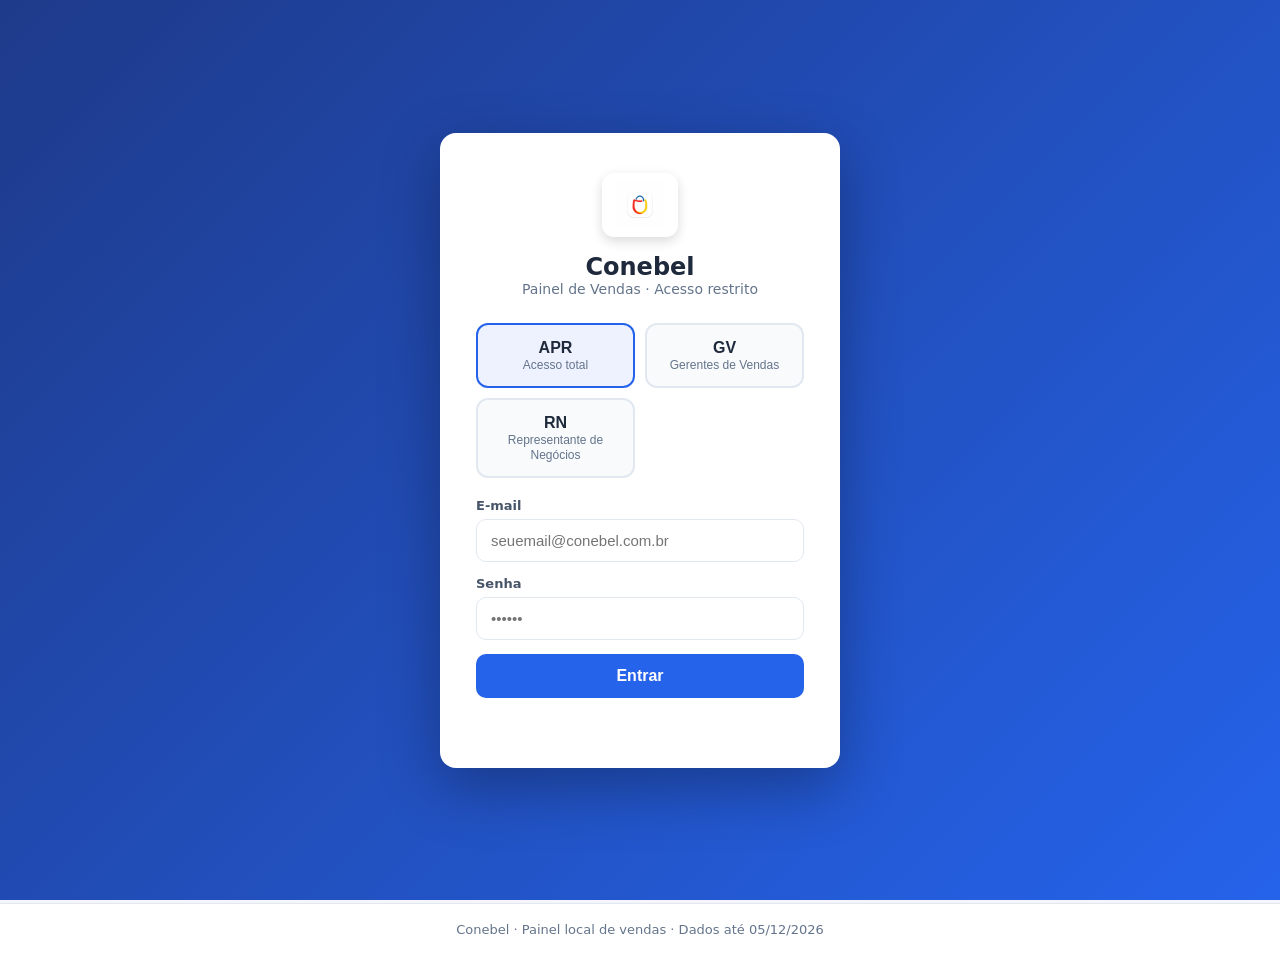
<file: index.html>
<!DOCTYPE html>
<html lang="pt-BR">
<head>
  <meta charset="UTF-8">
  <meta name="viewport" content="width=device-width, initial-scale=1.0">
  <title>Conebel — Painel de Vendas</title>
  <link rel="icon" href="data:,">
  <link rel="stylesheet" href="css/style.css">
  <script src="js/chart.umd.min.js"></script>
<script>window.Chart || document.write('<script src="https://cdn.jsdelivr.net/npm/chart.js@4.4.1/dist/chart.umd.min.js"><\/script>');</script>
</head>
<body>
  <!-- TELA DE LOGIN (sobreposta) -->
<div id="telaLogin" class="tela-login">
  <div class="login-card">
    <img src="Logo_Site.png" class="login-logo-img" alt="Conebel">
    <h1>Conebel</h1>
    <p class="login-sub">Painel de Vendas · Acesso restrito</p>
    <div class="perfil-btns">
      <button class="perfil-btn active" id="btnApr" onclick="selecionarPerfil('APR')">
        <b>APR</b><span>Acesso total</span>
      </button>
      <button class="perfil-btn" id="btnGv" onclick="selecionarPerfil('GV')">
        <b>GV</b><span>Gerentes de Vendas</span>
      </button>
      <button class="perfil-btn" id="btnRn" onclick="selecionarPerfil('RN')">
        <b>RN</b><span>Representante de Negócios</span>
      </button>
    </div>
    <div class="campo">
      <label for="email">E-mail</label>
      <input type="email" id="email" placeholder="seuemail@conebel.com.br" autocomplete="username">
    </div>
    <div class="campo">
      <label for="senha">Senha</label>
      <input type="password" id="senha" placeholder="••••••" autocomplete="current-password">
    </div>
    <button class="btn-entrar" onclick="entrar()">Entrar</button>
    <div class="erro" id="erro"></div>
  </div>
</div>
<header class="topbar">
  <div class="brand">
    <img src="Logo_Site.png" class="logo-img" alt="Conebel"
         style="height:34px;width:auto;max-width:160px;object-fit:contain;background:#fff;border-radius:6px;padding:3px 6px;">
    <div>
      <h1>Conebel</h1>
      <p>Painel de Vendas · Site</p>
    </div>
  </div>
  <div class="topbar-right">
    <button class="btn-app" id="btnEnviarApp" style="display:none;">📱 Enviar p/ App</button>
    <div class="user-info">
      <span class="user-avatar" id="userAvatar">—</span>
      <div class="user-text">
        <strong id="userName">—</strong>
        <span id="userRole">—</span>
      </div>
      <button class="btn-logout" id="btnSair">Sair</button>
    </div>
  </div>
</header>
  <nav class="tabs">
    <button class="tab active" data-tab="dashboard">📊 Dashboard</button>
    <button class="tab" data-tab="rns">👥 RNs e Salas</button>
    <button class="tab" data-tab="clientes">🏬 Clientes e Produtos</button>
    <button class="tab" data-tab="relatorio">📈 Relatório Executivo</button>
    <button class="tab" data-tab="fotos">🖼️ Fotos de Produtos</button>
    <button class="tab" data-tab="estaveis">📌 Estáveis e Instáveis</button>
  </nav>

  <main class="content">

    <!-- ABA 1: DASHBOARD -->
    <section id="dashboard" class="panel active">
      <div class="kpi-grid" id="kpiGrid"></div>
      <div class="chart-row">
        <div class="card chart-card"><h3>Evolução Mensal de Vendas</h3><canvas id="chartMensal"></canvas></div>
        <div class="card chart-card"><h3>Vendas por Setor</h3><canvas id="chartSetor"></canvas></div>
      </div>
      <div class="chart-row">
        <div class="card chart-card"><h3>Volume por Mês</h3><canvas id="chartVolume"></canvas></div>
        <div class="card chart-card"><h3>Top 10 Setores</h3><canvas id="chartTopSetores"></canvas></div>
      </div>
    </section>

    <!-- ABA 2: RNs E SALAS -->
    <section id="rns" class="panel">
      <div class="rns-layout">
        <div class="card rns-tabela">
          <h3>Visão Geral dos RNs</h3>
          <p class="muted">Resumo consolidado por Representante de Negócios</p>
          <div class="table-wrap">
            <table id="tabelaRns">
              <thead><tr>
                <th>RN</th><th>Sala</th><th class="num">Clientes</th>
                <th class="num">Produtos</th><th class="num">Volume</th><th class="num">Total de R$</th>
              </tr></thead>
              <tbody></tbody>
            </table>
          </div>
        </div>
        <div class="rns-graficos">
          <div class="card chart-card rns-chart"><h3>Vendas por Sala (Gerente)</h3><canvas id="chartSalas"></canvas></div>
          <div class="card chart-card rns-chart"><h3>Top RNs por Faturamento</h3><canvas id="chartTopRns"></canvas></div>
        </div>
      </div>
    </section>

    <!-- ABA 3: CLIENTES E PRODUTOS -->
<section id="clientes" class="panel">
  <!-- Linha 1: Mês + RN lado a lado -->
  <div class="filtros-row">
    <div class="card filtros">
      <h3>📅 Filtrar por Mês</h3>
      <div class="mes-buttons" id="mesButtons"></div>
    </div>
    <div class="card filtros">
      <h3>👥 Selecionar RN</h3>
      <div class="rn-buttons" id="rnButtons"></div>
    </div>
  </div>

  <!-- Linha 2: Visita RN + Visita Bees lado a lado -->
  <div class="filtros-row">
    <div class="card filtros">
      <h3>🕐 Visita RN</h3>
      <div class="mes-buttons" id="visitaRnButtons"></div>
    </div>
    <div class="card filtros">
      <h3>🐝 Visita Bees</h3>
      <div class="rn-buttons" id="visitaBeesButtons"></div>
    </div>
  </div>

  <!-- Clientes + Produtos lado a lado, com rolagem interna -->
  <div class="clientes-produtos-layout">
    <div class="card cp-tabela">
      <div class="card-header">
        <h3>Clientes (PDVs)</h3>
        <input type="text" id="buscaCliente" class="search" placeholder="🔍 Buscar...">
      </div>
      <div class="table-wrap scroll-box">
        <table id="tabelaClientes">
          <thead><tr>
            <th>PDV</th><th>Nome Fantasia</th><th>Setor</th><th>RN</th><th>Status</th><th>Inadimplência</th>
          </tr></thead>
          <tbody></tbody>
        </table>
      </div>
    </div>

    <div class="card cp-tabela">
      <div class="card-header">
        <h3>Produtos</h3>
        <input type="text" id="buscaProduto" class="search" placeholder="🔍 Buscar...">
      </div>
      <div class="table-wrap scroll-box">
        <table id="tabelaProdutos">
          <thead><tr>
            <th>Foto</th><th>Código</th><th>Descrição</th><th>Embalagem</th>
            <th class="num">DN Prod</th><th class="num">Total R$</th>
            <th class="num">Qtde PDV Comp</th><th class="num">Volume TT</th>
          </tr></thead>
          <tbody></tbody>
        </table>
      </div>
    </div>
  </div>
</section>

    <!-- ABA 4: RELATÓRIO EXECUTIVO -->
    <section id="relatorio" class="panel">
      <div class="card"><h3>Relatório Executivo — Resumo do Ano</h3><div id="relatorioConteudo"></div></div>
    </section>

    <!-- ABA 5: FOTOS DE PRODUTOS -->
    <section id="fotos" class="panel">
      <div class="card">
        <h3>Upload de Fotos de Produtos</h3>
        <p class="muted">Envie a imagem de um produto. Ela aparecerá automaticamente na aba "Clientes e Produtos".</p>
        <div class="upload-box">
          <input type="file" id="inputFoto" accept="image/*" hidden>
          <button class="btn" id="btnEscolherFoto">📁 Escolher imagem</button>
          <select id="selectProduto" class="search"></select>
          <button class="btn primary" id="btnSalvarFoto">💾 Salvar foto</button>
        </div>
        <div class="foto-grid" id="fotoGrid"></div>
      </div>
    </section>

    <!-- ABA 6: ESTÁVEIS E INSTÁVEIS -->
<section id="estaveis" class="panel">
  <div class="filtros-row">
    <div class="card filtros">
      <h3>👥 Filtro RN</h3>
      <div class="rn-buttons" id="rnButtonsEstaveis"></div>
    </div>
  </div>

  <div class="card">
    <h3>Histórico de Compra</h3>
    <p class="muted">Clique em um cliente para abrir o histórico de compra de todos os produtos</p>
    <div class="table-wrap scroll-box">
      <table id="tabelaClientesEstaveis">
        <thead><tr><th>Clientes</th><th>Fantasia</th></tr></thead>
        <tbody></tbody>
      </table>
    </div>
    <div id="detalheEstaveis" class="detalhe-estaveis" style="display:none;"></div>
  </div>
</section>

  </main>

  <footer class="footer">
    <p>Conebel · Painel local de vendas · Dados até <span id="dataAtual"></span></p>
  </footer>
  
  <!-- MODAL: ENVIAR DADOS PARA O APP -->
<div id="modalApp" class="modal-overlay" style="display:none;">
  <div class="modal">
    <div class="modal-header">
      <h3>📱 Enviar dados para o App dos RNs</h3>
      <button class="modal-fechar" onclick="fecharModalApp()">✕</button>
    </div>
    <div class="modal-body">
      <div class="modal-secao">
        <h4>📶 RN conectado no WiFi da empresa</h4>
        <p class="muted">O RN abre o app no celular e toca em <b>Importar Automático</b>. Endereço que o RN usa no app:</p>
        <code id="enderecoServidor" class="endereco-servidor"></code>
      </div>
      <div class="modal-secao">
        <h4>📧 RN fora da empresa (por e-mail)</h4>
        <p class="muted">Selecione os RNs que vão receber os dados por e-mail:</p>
        <div class="rn-check-grid" id="rnCheckList"></div>
        <div class="campo-modal">
          <label>Confirme a senha do APR para enviar:</label>
          <input type="password" id="senhaAprModal" placeholder="Senha do APR">
        </div>
        <button class="btn primary" id="btnEnviarEmails">📧 Enviar por e-mail</button>
        <div id="resultadoEnvio" class="muted" style="margin-top:10px;"></div>
      </div>
    </div>
  </div>
</div>

  <script src="js/charts.js"></script>
  <script src="js/app.js"></script>
</body>
</html>
</file>
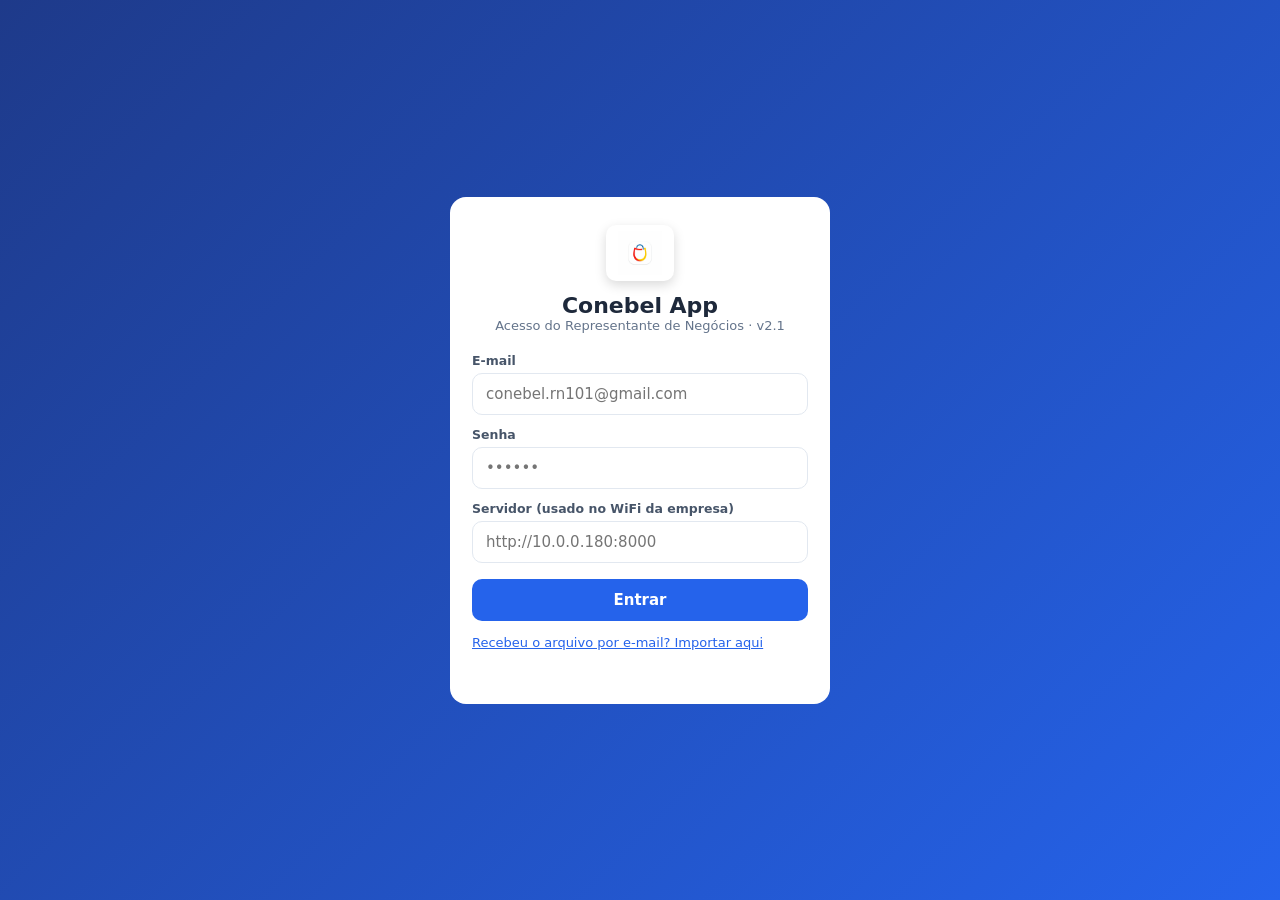
<file: app.html>
<!DOCTYPE html>
<html lang="pt-BR">
<head>
<meta charset="UTF-8">
<meta name="viewport" content="width=device-width, initial-scale=1.0">
<meta name="theme-color" content="#1e3a8a">
<link rel="manifest" href="manifest.json">
<link rel="apple-touch-icon" href="Logo_Site.png">
<title>Conebel App</title>
<style>
* { margin:0; padding:0; box-sizing:border-box; font-family:'Segoe UI',system-ui,sans-serif; }
body { background:#f1f5f9; }
.tela-login { position:fixed; inset:0; background:linear-gradient(135deg,#1e3a8a,#2563eb);
  display:flex; align-items:center; justify-content:center; padding:20px; z-index:100; }
.login-card { background:#fff; border-radius:16px; padding:28px 22px; width:100%; max-width:380px; }
.login-card img { display:block; margin:0 auto 12px; height:56px; object-fit:contain;
  background:#fff; border-radius:10px; padding:6px 12px; box-shadow:0 4px 12px rgba(0,0,0,.15); }
.login-card h1 { text-align:center; font-size:22px; color:#1e293b; }
.login-sub { text-align:center; color:#64748b; font-size:13px; margin-bottom:20px; }
.campo { margin-bottom:12px; }
.campo label { display:block; font-size:12.5px; font-weight:600; color:#475569; margin-bottom:5px; }
.campo input { width:100%; padding:11px 13px; border:1px solid #e2e8f0; border-radius:10px; font-size:15px; }
.btn-entrar { width:100%; padding:12px; border:none; border-radius:10px; background:#2563eb;
  color:#fff; font-size:15px; font-weight:700; cursor:pointer; margin-top:4px; }
.link-manual { display:block; text-align:center; margin-top:14px; color:#2563eb;
  font-size:13px; background:none; border:none; cursor:pointer; text-decoration:underline; }
.erro { color:#dc2626; font-size:12.5px; text-align:center; margin-top:10px; min-height:16px; }
.top-app { background:linear-gradient(135deg,#1e3a8a,#2563eb); color:#fff; padding:10px 14px;
  display:flex; align-items:center; justify-content:space-between; }
.top-app b { font-size:15px; }
.top-app small { display:block; font-size:11px; opacity:.85; }
.btn-sair-app { border:1px solid rgba(255,255,255,.5); background:transparent; color:#fff;
  padding:6px 12px; border-radius:999px; font-size:12px; font-weight:600; cursor:pointer; }
.tabs-app { display:flex; background:#fff; border-bottom:1px solid #e2e8f0; }
.tab-app { flex:1; padding:11px 2px; border:none; background:none; font-size:11px;
  font-weight:600; color:#64748b; border-bottom:3px solid transparent; cursor:pointer; }
.tab-app.active { color:#2563eb; border-bottom-color:#2563eb; }
.painel-app { display:none; padding:10px; }
.painel-app.active { display:block; }
.chips { display:flex; gap:6px; overflow-x:auto; padding:6px 2px; }
.chip { border:1px solid #dbe4ee; background:#fff; border-radius:999px; padding:6px 12px;
  font-size:12px; white-space:nowrap; cursor:pointer; }
.chip.active { background:#2563eb; color:#fff; border-color:#2563eb; }
.card-app { background:#fff; border-radius:12px; padding:12px; margin-bottom:12px;
  box-shadow:0 1px 3px rgba(0,0,0,.06); }
.card-app h3 { font-size:14px; margin-bottom:8px; }
.tabela-scroll { overflow-x:auto; overflow-y:hidden; }
/* Caixa de rolagem vertical com cabecalho fixo */
.tabela-caixa { max-height:60vh; overflow-y:auto; border:1px solid #e2e8f0; border-radius:10px;
  background:#fff; -webkit-overflow-scrolling:touch; }
.tabela-caixa table { border-collapse:separate; border-spacing:0; width:100%; }
.tabela-caixa thead th { position:sticky; top:0; z-index:2; box-shadow:0 1px 0 #1d4ed8; }
/* Linha selecionada (toque do RN) */
tr.linha-selecionada td { background:#dbeafe !important; }
/* Tabelas enquadradas no celular: fonte menor mas legivel, celulas compactas */
table { font-size:11.5px; }
th { padding:6px 7px; }
td { padding:6px 7px; }
.tabela-caixa th { font-size:10.5px; padding:6px 7px; }
.desc-produto { display:inline-block; max-width:150px; overflow:hidden; text-overflow:ellipsis;
  white-space:nowrap; vertical-align:middle; }
.emb-produto { display:inline-block; max-width:70px; overflow:hidden; text-overflow:ellipsis;
  white-space:nowrap; vertical-align:middle; }
/* Colunas numericas nao quebram linha */
.tabela-caixa td, .tabela-caixa th { white-space:nowrap; }
table { border-collapse:collapse; width:100%; font-size:12px; }
th { background:#2563eb; color:#fff; padding:7px 9px; text-align:left; white-space:nowrap; }
td { padding:7px 9px; border-bottom:1px solid #eef2f7; white-space:nowrap; }
.mini-foto { width:34px; height:34px; object-fit:cover; border-radius:6px; }
.placeholder-foto { width:34px; height:34px; display:flex; align-items:center; justify-content:center; }
.mes-comprou { color:#16a34a; font-weight:700; text-align:center; }
.mes-nao-comprou { color:#cbd5e1; text-align:center; }
.badge { padding:2px 8px; border-radius:999px; font-size:10.5px; font-weight:700; }
.badge.ok { background:#dcfce7; color:#16a34a; }
.badge.bad { background:#fee2e2; color:#dc2626; }
.btn-grande { width:100%; padding:14px; border:none; border-radius:12px; font-size:15px;
  font-weight:700; cursor:pointer; margin-bottom:10px; }
.btn-auto { background:#2563eb; color:#fff; }
.btn-manual { background:#f59e0b; color:#fff; }
.muted { color:#64748b; font-size:12.5px; }
.status-linha { display:flex; justify-content:space-between; padding:7px 0;
  border-bottom:1px solid #f1f5f9; font-size:13px; }
.cliente-linha-app { cursor:pointer; }
/* Celular: fonte compacta mas legivel, celulas apertadas, descricao encurtada */
@media (max-width: 480px) {
  table { font-size:10px; }
  th { padding:4px 4px; }
  td { padding:4px 4px; }
  .mini-foto { width:26px; height:26px; }
  .placeholder-foto { width:26px; height:26px; }
  .desc-produto { max-width:92px; }
  .emb-produto { max-width:55px; }
  .tabela-caixa { border-left:none; border-right:none; border-radius:0; margin-left:-10px; margin-right:-10px; }
}
</style>
</head>
<body>

<!-- LOGIN -->
<div id="telaLogin" class="tela-login">
  <div class="login-card">
    <img src="Logo_Site.png" alt="Conebel">
    <h1>Conebel App</h1>
    <p class="login-sub">Acesso do Representante de Negócios · v2.1</p>
    <div class="campo"><label>E-mail</label>
      <input type="email" id="appEmail" placeholder="conebel.rn101@gmail.com"></div>
    <div class="campo"><label>Senha</label>
      <input type="password" id="appSenha" placeholder="••••••"></div>
    <div class="campo"><label>Servidor (usado no WiFi da empresa)</label>
      <input type="text" id="appServidor" placeholder="http://10.0.0.180:8000"></div>
    <button class="btn-entrar" onclick="entrarApp()">Entrar</button>
    <button class="link-manual" onclick="importarManual()">Recebeu o arquivo por e-mail? Importar aqui</button>
    <div class="erro" id="appErro"></div>
  </div>
</div>

<!-- APP -->
<div id="app" style="display:none;">
  <header class="top-app">
    <div><b>Conebel App <span style="font-size:10px;opacity:.7">v2.1</span></b><small id="appUserInfo">—</small></div>
    <button class="btn-sair-app" onclick="sairApp()">Sair</button>
  </header>
  <nav class="tabs-app">
    <button class="tab-app active" data-tab="clientes">🏬 Clientes e Produtos</button>
    <button class="tab-app" data-tab="estaveis">📌 Estáveis e Instáveis</button>
    <button class="tab-app" data-tab="dados">📥 Dados</button>
  </nav>

  <section id="tab-clientes" class="painel-app active">
    <div class="card-app"><h3>📅 Mês</h3><div class="chips" id="chipsMes"></div></div>
    <div class="card-app"><h3>🕐 Visita RN</h3><div class="chips" id="chipsVisitaRn"></div></div>
    <div class="card-app"><h3>🐝 Visita Bees</h3><div class="chips" id="chipsVisitaBees"></div></div>
    <div class="card-app"><h3>Clientes (PDVs)</h3>
      <div class="tabela-caixa tabela-scroll"><table id="tabelaAppClientes">
        <thead><tr><th>PDV</th><th>Fantasia</th><th>Status</th><th>Inad.</th></tr></thead>
        <tbody></tbody></table></div></div>
    <div class="card-app"><h3>Produtos</h3>
      <div class="tabela-caixa tabela-scroll"><table id="tabelaAppProdutos">
        <thead><tr><th></th><th>Cód</th><th>Descrição</th><th>Emb.</th>
          <th>Qtd</th><th>Total R$</th><th>PDVs</th><th>Vol</th></tr></thead>
        <tbody></tbody></table></div></div>
  </section>

  <section id="tab-estaveis" class="painel-app">
    <div class="card-app"><h3>Histórico de Compra</h3>
      <p class="muted">Toque em um cliente para abrir o histórico</p>
      <div class="tabela-caixa tabela-scroll"><table id="tabelaAppEstaveis">
        <thead><tr><th>PDV</th><th>Fantasia</th></tr></thead>
        <tbody></tbody></table></div></div>
    <div id="detalheAppEstaveis"></div>
  </section>

  <section id="tab-dados" class="painel-app">
    <div class="card-app"><h3>📊 Situação dos dados</h3><div id="statusDados"></div></div>
    <div class="card-app"><h3>📥 Importação</h3>
      <p class="muted" style="margin-bottom:12px;">Automático: conectado no WiFi da empresa.<br>
      Manual: com o arquivo recebido por e-mail.</p>
      <div class="campo"><label>Endereço do servidor</label>
        <input type="text" id="servidorAddr" placeholder="http://10.0.0.180:8000"></div>
      <button class="btn-grande btn-auto" id="btnAuto" onclick="importarAuto()">⚡ Importar Automático</button>
      <button class="btn-grande btn-manual" onclick="importarManual()">📁 Importar Manual</button>
      <input type="file" id="inputArquivo" accept=".json,application/json" hidden>
    </div>
  </section>
</div>

<script>
// ===== Serviço offline (PWA) =====
if ('serviceWorker' in navigator) {
  navigator.serviceWorker.register('sw.js').catch(() => {});
}

let PACOTE = null;
let filtroMes = 'todos';
let filtroVisitaRn = 'todos';
let filtroVisitaBees = 'todos';
const MESES = ['Jan','Fev','Mar','Abr','Mai','Jun','Jul','Ago','Set','Out','Nov','Dez'];
const DIAS = ['SEG','TER','QUA','QUI','SEX','SAB','DOM'];

function num(o, c) {
  const v = parseFloat(String(o[c] ?? '').replace(/\./g,'').replace(',','.'));
  return isNaN(v) ? 0 : v;
}
function fmtMoeda(v) { return v.toLocaleString('pt-BR', {style:'currency', currency:'BRL'}); }
function fmtNum(v) { return v.toLocaleString('pt-BR'); }
function dias(s) { return String(s||'').toUpperCase().split(/[\/,;]/).map(x=>x.trim()).filter(x=>DIAS.includes(x)); }
function temDia(s, d) { return dias(s).includes(d); }
function statusCliente(s) {
  const v = String(s||'').trim().toLowerCase();
  const ativo = v === '' || v === 'ativo' || v.startsWith('ativ');
  return ativo ? '<span class="badge ok">Ativo</span>' : '<span class="badge bad">Bloqueado</span>';
}
function sessaoSalva() { try { return JSON.parse(localStorage.getItem('conebel_app_sessao')); } catch(e){ return null; } }

// ===== Armazenamento grande (IndexedDB): pacote completo com fotos =====
// O localStorage tem cota de ~5MB e estoura com muitas fotos; o IndexedDB
// aceita centenas de MB — garante TODOS os dados (incluindo fotos) no aparelho
// para o modo offline do RN na rua.
function abrirDB() {
  return new Promise((res, rej) => {
    const req = indexedDB.open('conebel_app', 1);
    req.onupgradeneeded = () => req.result.createObjectStore('pacotes');
    req.onsuccess = () => res(req.result);
    req.onerror = () => rej(req.error);
  });
}
async function idbSet(chave, valor) {
  const db = await abrirDB();
  return new Promise((res, rej) => {
    const tx = db.transaction('pacotes', 'readwrite');
    tx.objectStore('pacotes').put(valor, chave);
    tx.oncomplete = () => res();
    tx.onerror = () => rej(tx.error);
  });
}
async function idbGet(chave) {
  const db = await abrirDB();
  return new Promise((res, rej) => {
    const tx = db.transaction('pacotes', 'readonly');
    const req = tx.objectStore('pacotes').get(chave);
    req.onsuccess = () => res(req.result || null);
    req.onerror = () => rej(req.error);
  });
}
async function idbDel(chave) {
  const db = await abrirDB();
  return new Promise((res, rej) => {
    const tx = db.transaction('pacotes', 'readwrite');
    tx.objectStore('pacotes').delete(chave);
    tx.oncomplete = () => res();
    tx.onerror = () => rej(tx.error);
  });
}
async function idbChaves() {
  const db = await abrirDB();
  return new Promise((res, rej) => {
    const tx = db.transaction('pacotes', 'readonly');
    const req = tx.objectStore('pacotes').getAllKeys();
    req.onsuccess = () => res(req.result || []);
    req.onerror = () => rej(req.error);
  });
}
// salva o pacote: IndexedDB primeiro; se indisponivel, cai para localStorage
async function salvarPacote(rn, pacote) {
  try { await idbSet('dados_' + rn, pacote); return true; }
  catch(e) {
    try { localStorage.setItem('conebel_app_dados_' + rn, JSON.stringify(pacote)); return true; }
    catch(e2) { return false; }
  }
}
// le o pacote: IndexedDB primeiro; fallback localStorage (dados de versoes antigas)
async function carregarPacote(rn) {
  if (rn == null) return null;
  try {
    const p = await idbGet('dados_' + rn);
    if (p) return p;
  } catch(e) {}
  try { return JSON.parse(localStorage.getItem('conebel_app_dados_' + rn)) || null; } catch(e) { return null; }
}
async function limparDadosOutrosRns(rnAtual) {
  try {
    const chaves = await idbChaves();
    for (const k of chaves) {
      if (k !== 'dados_' + rnAtual) await idbDel(k);
    }
  } catch(e) {}
  const remover = [];
  for (let i = 0; i < localStorage.length; i++) {
    const k = localStorage.key(i);
    if (k && k.startsWith('conebel_app_dados') && k !== 'conebel_app_dados_' + rnAtual) remover.push(k);
  }
  remover.forEach(k => localStorage.removeItem(k));
}

// ===== Login =====
async function entrarApp() {
  const email = document.getElementById('appEmail').value.trim();
  const senha = document.getElementById('appSenha').value;
  const servidor = document.getElementById('appServidor').value.trim().replace(/\/+$/,'');
  const erro = document.getElementById('appErro');
  erro.textContent = '';
  if (!email || !senha) { erro.textContent = 'Informe e-mail e senha.'; return; }
  try {
    const ctrl = new AbortController();
    const timer = setTimeout(() => ctrl.abort(), 15000);
    const resp = await fetch(servidor + '/login', {
      method: 'POST', headers: {'Content-Type':'application/json'},
      body: JSON.stringify({perfil:'RN', email, senha}), signal: ctrl.signal
    });
    clearTimeout(timer);
    const r = await resp.json();
    if (r.ok) {
      const sess = {email, senha, nome: r.usuario.nome, setor: r.usuario.setor, servidor};
      await limparDadosOutrosRns(r.usuario.setor);
      localStorage.setItem('conebel_app_sessao', JSON.stringify(sess));
      localStorage.setItem('conebel_app_servidor', servidor);
      abrirApp(sess);
    } else { erro.textContent = r.erro || 'Falha no login.'; }
  } catch(e) {
    // sem servidor: modo offline — carrega os dados salvos no aparelho
    const m = email.toLowerCase().match(/rn(\d+)/);
    const p = m ? await carregarPacote(m[1]) : null;
    if (p && p.rn) {
      // mantem a senha digitada: permite Importar Automatico quando o servidor voltar
      const sess = {email, senha, nome:'RN ' + p.rn, setor:p.rn, servidor, offline:true};
      localStorage.setItem('conebel_app_sessao', JSON.stringify(sess));
      abrirApp(sess);
    } else {
      erro.textContent = 'Sem conexão com o servidor. Se já tem dados importados, use o mesmo e-mail do setor.';
    }
  }
}

function sairApp() {
  localStorage.removeItem('conebel_app_sessao');
  PACOTE = null;
  document.getElementById('app').style.display = 'none';
  document.getElementById('telaLogin').style.display = 'flex';
}

// ===== Importações =====
async function importarAuto() {
  const sess = sessaoSalva();
  const servidor = (document.getElementById('servidorAddr').value || (sess && sess.servidor) || '').replace(/\/+$/,'');
  if (!servidor) { alert('Informe o endereço do servidor.'); return; }
  if (!sess || !sess.senha) { alert('Para usar a importação automática, SAIA do app e entre novamente com seu e-mail e senha.'); return; }
  localStorage.setItem('conebel_app_servidor', servidor);
  const btn = document.getElementById('btnAuto');
  btn.textContent = '⏳ Importando...';
  let r;
  try {
    const ctrl = new AbortController();
    const timer = setTimeout(() => ctrl.abort(), 60000);
    const resp = await fetch(servidor + '/pacote?email=' + encodeURIComponent(sess.email) +
                             '&senha=' + encodeURIComponent(sess.senha), {signal: ctrl.signal});
    clearTimeout(timer);
    r = await resp.json();
  } catch(e) {
    btn.textContent = '⚡ Importar Automático';
    alert('Não foi possível conectar ao servidor (' + (e.name === 'AbortError' ? 'tempo esgotado' : 'sem conexão') + '). Verifique o WiFi e o endereço.');
    return;
  }
  if (!r.ok) { btn.textContent = '⚡ Importar Automático'; alert(r.erro || 'Falha na importação.'); return; }
  PACOTE = r.pacote;
  // salva o pacote COMPLETO (com fotos) no aparelho para o modo offline
  const salvo = await salvarPacote(r.pacote.rn, r.pacote);
  const avisoArmazenamento = salvo ? '' :
    ' (não foi possível salvar no aparelho — os dados funcionam agora, mas não ficam para uso offline)';
  renderizarTudo();
  alert('✅ Dados do setor ' + r.pacote.rn + ' atualizados!' + avisoArmazenamento);
  btn.textContent = '⚡ Importar Automático';
}

function importarManual() {
  document.getElementById('inputArquivo').click();
}

document.getElementById('inputArquivo').addEventListener('change', e => {
  const arquivo = e.target.files[0];
  if (!arquivo) return;
  const reader = new FileReader();
  reader.onload = async ev => {
    try {
      const p = JSON.parse(ev.target.result);
      if (!p.rn || !p.base || !p.produtos || !p.vendas) throw new Error('formato inválido');
      PACOTE = p;
      const salvo = await salvarPacote(p.rn, p);
      const avisoArmazenamento = salvo ? '' :
        ' (não foi possível salvar no aparelho — os dados funcionam agora, mas não ficam para uso offline)';
      await limparDadosOutrosRns(p.rn);
      if (!sessaoSalva()) {
        const sess = {email: 'conebel.rn' + p.rn + '@gmail.com', senha:'', nome:'RN ' + p.rn, setor:p.rn, offline:true};
        localStorage.setItem('conebel_app_sessao', JSON.stringify(sess));
      }
      abrirApp(sessaoSalva());
      alert('✅ Dados do setor ' + p.rn + ' importados!' + avisoArmazenamento);
    } catch(err) { alert('Arquivo inválido: ' + err.message); }
  };
  reader.readAsText(arquivo);
});

// ===== Navegação =====
document.querySelectorAll('.tab-app').forEach(t => {
  t.addEventListener('click', () => {
    document.querySelectorAll('.tab-app').forEach(x => x.classList.remove('active'));
    document.querySelectorAll('.painel-app').forEach(x => x.classList.remove('active'));
    t.classList.add('active');
    document.getElementById('tab-' + t.dataset.tab).classList.add('active');
  });
});

async function abrirApp(sess) {
  document.getElementById('telaLogin').style.display = 'none';
  document.getElementById('app').style.display = 'block';
  document.getElementById('appUserInfo').textContent =
    sess.nome + ' · Setor ' + sess.setor + (sess.offline ? ' · offline' : '');
  PACOTE = await carregarPacote(sess.setor);  // IndexedDB + fallback localStorage
  document.getElementById('servidorAddr').value =
    localStorage.getItem('conebel_app_servidor') || sess.servidor || '';
  renderizarTudo();
}

// ===== Renderização =====
function baseFiltrada() {
  let base = PACOTE.base;
  if (filtroVisitaRn !== 'todos') base = base.filter(b => temDia(b.Vis_RN, filtroVisitaRn));
  if (filtroVisitaBees !== 'todos') base = base.filter(b => temDia(b.Vis_BEES, filtroVisitaBees));
  return base;
}

function montarChips(containerId, valores, atual, aoClicar) {
  const c = document.getElementById(containerId);
  c.innerHTML = '<button class="chip' + (atual==='todos'?' active':'') + '" data-v="todos">Todos</button>' +
    valores.map(v => '<button class="chip' + (String(v)===String(atual)?' active':'') +
      '" data-v="' + v + '">' + v + '</button>').join('');
  c.querySelectorAll('.chip').forEach(ch => ch.addEventListener('click', () => {
    aoClicar(ch.dataset.v);
    renderizarTudo();
  }));
}

function selecionarLinha(tr, tabela) {
  const ja = tr.classList.contains('linha-selecionada');
  tr.closest('tbody').querySelectorAll('tr.linha-selecionada').forEach(x => x.classList.remove('linha-selecionada'));
  if (!ja) tr.classList.add('linha-selecionada');
}

function renderizarTudo() {
  if (!PACOTE) {
    ['tabelaAppClientes', 'tabelaAppProdutos', 'tabelaAppEstaveis'].forEach(id =>
      document.querySelector('#' + id + ' tbody').innerHTML = '');
    ['chipsMes', 'chipsVisitaRn', 'chipsVisitaBees'].forEach(id =>
      document.getElementById(id).innerHTML = '');
    document.getElementById('detalheAppEstaveis').innerHTML = '';
    document.getElementById('statusDados').innerHTML =
      '<p class="muted">Nenhum dado importado para este setor. Use a aba "Dados" para importar.</p>';
    return;
  }
  const meses = [...new Set(PACOTE.vendas.map(v => parseInt(v.Mes,10)).filter(m=>m>0))].sort((a,b)=>a-b);
  const diasRn = new Set(); const diasBees = new Set();
  PACOTE.base.forEach(b => { dias(b.Vis_RN).forEach(d=>diasRn.add(d)); dias(b.Vis_BEES).forEach(d=>diasBees.add(d)); });
  montarChips('chipsMes', meses, filtroMes, v => filtroMes = v);
  montarChips('chipsVisitaRn', DIAS.filter(d=>diasRn.has(d)), filtroVisitaRn, v => filtroVisitaRn = v);
  montarChips('chipsVisitaBees', DIAS.filter(d=>diasBees.has(d)), filtroVisitaBees, v => filtroVisitaBees = v);

  // Clientes
  let base = baseFiltrada();
  if (filtroMes !== 'todos') {
    const compradores = new Set(PACOTE.vendas.filter(v => String(v.Mes) === String(filtroMes)).map(v => String(v.Cliente)));
    base = base.filter(b => compradores.has(String(b.PDV)));
  }
  document.querySelector('#tabelaAppClientes tbody').innerHTML = base.map(b => `<tr class="cliente-linha-app" data-pdv="${b.PDV}">
    <td>${b.PDV}</td><td><b>${b.Fantasia}</b></td>
    <td>${statusCliente(b.Status_PDV)}</td><td>${b['Status Inad'] || '—'}</td></tr>`).join('');
  document.querySelectorAll('#tabelaAppClientes tbody tr').forEach(tr =>
    tr.addEventListener('click', () => selecionarLinha(tr)));

  // Produtos
  let vendas = PACOTE.vendas;
  if (filtroMes !== 'todos') vendas = vendas.filter(v => String(v.Mes) === String(filtroMes));
  const permitidos = new Set(baseFiltrada().map(b => String(b.PDV)));
  if (filtroVisitaRn !== 'todos' || filtroVisitaBees !== 'todos') {
    vendas = vendas.filter(v => permitidos.has(String(v.Cliente)));
  }
  const porProduto = {};
  vendas.forEach(v => {
    const c = v.Produto;
    if (!porProduto[c]) porProduto[c] = {qtde:0, total:0, clientes:new Set(), volume:0};
    porProduto[c].qtde += num(v,'Qtde_Agrupada');
    porProduto[c].total += num(v,'Total_Agrupado');
    porProduto[c].clientes.add(v.Cliente);
    porProduto[c].volume += num(v,'Volume');
  });
  document.querySelector('#tabelaAppProdutos tbody').innerHTML = PACOTE.produtos.map(p => {
    const a = porProduto[p.Cod_Produto] || {qtde:0,total:0,clientes:new Set(),volume:0};
    const foto = (PACOTE.fotos || {})[p.Cod_Produto];
    return `<tr>
      <td>${foto ? `<img src="${foto}" class="mini-foto">` : '<div class="placeholder-foto">📦</div>'}</td>
      <td>${p.Cod_Produto}</td><td><b class="desc-produto" title="${p.Desc_Produto}">${p.Desc_Produto}</b></td><td><span class="emb-produto" title="${p.Embalagem_Consolidada}">${p.Embalagem_Consolidada}</span></td>
      <td>${fmtNum(a.qtde)}</td><td><b>${fmtMoeda(a.total)}</b></td>
      <td>${fmtNum(a.clientes.size)}</td><td>${fmtNum(a.volume)}</td></tr>`;
  }).join('');

  // Estáveis e Instáveis
  document.querySelector('#tabelaAppEstaveis tbody').innerHTML = PACOTE.base.map(b =>
    `<tr class="cliente-linha-app" data-pdv="${b.PDV}">
      <td>${b.PDV} ▶</td><td><b>${b.Fantasia}</b></td></tr>`).join('');
  document.querySelectorAll('#tabelaAppEstaveis tbody tr').forEach(tr => {
    tr.addEventListener('click', () => { selecionarLinha(tr); verHistorico(tr.dataset.pdv); });
  });

  // Status
  document.getElementById('statusDados').innerHTML =
    `<div class="status-linha"><span>Setor</span><b>${PACOTE.rn}</b></div>
     <div class="status-linha"><span>Gerado em</span><b>${PACOTE.gerado_em}</b></div>
     <div class="status-linha"><span>Clientes</span><b>${PACOTE.base.length}</b></div>
     <div class="status-linha"><span>Produtos</span><b>${PACOTE.produtos.length}</b></div>
     <div class="status-linha"><span>Registros de venda</span><b>${PACOTE.vendas.length}</b></div>`;
}

function verHistorico(pdv) {
  const cliente = PACOTE.base.find(b => String(b.PDV) === String(pdv));
  if (!cliente) return;
  const porProduto = {};
  (PACOTE.vendasPorCliente ? PACOTE.vendasPorCliente[String(pdv)] || [] :
    PACOTE.vendas.filter(v => String(v.Cliente) === String(pdv))).forEach(v => {
    const m = parseInt(v.Mes, 10);
    if (!m) return;
    if (!porProduto[v.Produto]) porProduto[v.Produto] = {};
    porProduto[v.Produto][m] = true;
  });
  const linhas = PACOTE.produtos.map(p => {
    const regs = porProduto[p.Cod_Produto] || {} ;
    const foto = (PACOTE.fotos || {})[p.Cod_Produto];
    const celulas = MESES.map((n, i) =>
      regs[i+1] ? '<td class="mes-comprou">X</td>' : '<td class="mes-nao-comprou">-</td>').join('');
    return `<tr class="linha-matriz" data-cod="${p.Cod_Produto}"><td>${foto ? `<img src="${foto}" class="mini-foto">` : '📦'}</td>
      <td>${p.Cod_Produto}</td><td>${p.Desc_Produto}</td>${celulas}</tr>`;
  }).join('');
  document.getElementById('detalheAppEstaveis').innerHTML =
    `<div class="card-app"><h3>Histórico de ${cliente.Fantasia} <span class="muted">· PDV ${pdv}</span></h3>
     <div class="tabela-caixa tabela-scroll"><table class="matriz-produtos"><thead><tr>
       <th>Foto</th><th>Cód</th><th>Descrição</th>${MESES.map(m=>`<th>${m}</th>`).join('')}
     </tr></thead><tbody>${linhas}</tbody></table></div>
     <button class="btn-grande" style="background:#e2e8f0;color:#1e293b;margin-top:10px;"
       onclick="document.getElementById('detalheAppEstaveis').innerHTML=''">✕ Fechar</button></div>`;
  document.querySelectorAll('#detalheAppEstaveis .linha-matriz').forEach(tr =>
    tr.addEventListener('click', () => selecionarLinha(tr)));
  document.getElementById('detalheAppEstaveis').scrollIntoView({behavior:'smooth'});
}

// ===== Início =====
(async function iniciar() {
  const sess = sessaoSalva();
  if (sess) { await abrirApp(sess); }
  else {
    document.getElementById('appServidor').value = localStorage.getItem('conebel_app_servidor') || '';
    document.getElementById('telaLogin').style.display = 'flex';
  }
})();
</script>
</body>
</html>
</file>
<file: css/style.css>
* { margin: 0; padding: 0; box-sizing: border-box; }

:root {
  --bg: #f4f6fb;
  --card: #ffffff;
  --primary: #2563eb;
  --primary-dark: #1d4ed8;
  --accent: #f59e0b;
  --danger: #ef4444;
  --success: #10b981;
  --text: #1e293b;
  --muted: #64748b;
  --border: #e2e8f0;
  --radius: 14px;
  --shadow: 0 4px 16px rgba(0,0,0,0.06);
}

body {
  font-family: 'Segoe UI', system-ui, -apple-system, sans-serif;
  background: var(--bg);
  color: var(--text);
  min-height: 100vh;
  display: flex;
  flex-direction: column;
}

.topbar {
  background: linear-gradient(135deg, #1e3a8a, #2563eb);
  color: #fff;
  padding: 18px 28px;
  display: flex;
  justify-content: space-between;
  align-items: center;
}
.brand { display: flex; align-items: center; gap: 14px; }
.logo {
  width: 46px; height: 46px;
  background: #fff; color: var(--primary);
  border-radius: 12px;
  display: flex; align-items: center; justify-content: center;
  font-size: 26px; font-weight: 800;
}
.brand h1 { font-size: 22px; }
.brand p { font-size: 13px; opacity: .85; }
.period-badge {
  background: rgba(255,255,255,.18);
  padding: 8px 16px; border-radius: 20px;
  font-size: 14px; font-weight: 600;
}

.tabs {
  display: flex;
  gap: 6px;
  padding: 14px 28px;
  background: var(--card);
  border-bottom: 1px solid var(--border);
  flex-wrap: wrap;
}
.tab {
  border: none; background: transparent;
  padding: 10px 18px; border-radius: 10px;
  font-size: 14px; font-weight: 600;
  color: var(--muted); cursor: pointer;
  transition: all .2s;
}
.tab:hover { background: #eef2ff; color: var(--primary); }
.tab.active { background: var(--primary); color: #fff; }

.content {
  flex: 1; padding: 24px 28px;
  max-width: 1800px; width: 100%; margin: 0 auto;
}
.panel { display: none; }
.panel.active { display: block; animation: fadeIn .3s; }
@keyframes fadeIn { from { opacity: 0; transform: translateY(8px); } to { opacity: 1; transform: none; } }

.card {
  background: var(--card);
  border-radius: var(--radius);
  box-shadow: var(--shadow);
  padding: 22px; margin-bottom: 22px;
  border: 1px solid var(--border);
}
.card h3 { margin-bottom: 6px; font-size: 17px; }
.muted { color: var(--muted); font-size: 13px; margin-bottom: 14px; }
.card-header { display: flex; justify-content: space-between; align-items: center; margin-bottom: 14px; flex-wrap: wrap; gap: 10px; }

.kpi-grid {
  display: grid;
  grid-template-columns: repeat(auto-fit, minmax(200px, 1fr));
  gap: 16px; margin-bottom: 22px;
}
.kpi {
  background: var(--card); border-radius: var(--radius);
  box-shadow: var(--shadow); padding: 20px;
  border-left: 5px solid var(--primary);
}
.kpi .label { color: var(--muted); font-size: 13px; }
.kpi .value { font-size: 26px; font-weight: 800; margin-top: 6px; }
.kpi .sub { font-size: 12px; color: var(--muted); margin-top: 4px; }
.kpi.green { border-left-color: var(--success); }
.kpi.orange { border-left-color: var(--accent); }
.kpi.purple { border-left-color: #8b5cf6; }

.chart-row { display: grid; grid-template-columns: 1fr 1fr; gap: 22px; }
.chart-card { min-height: 320px; }
.chart-card canvas { max-height: 260px; }

.table-wrap { overflow-x: auto; }
table { width: 100%; border-collapse: collapse; font-size: 14px; }
th {
  text-align: left; padding: 12px 14px;
  background: #f8fafc; color: var(--muted);
  font-size: 12px; text-transform: uppercase; letter-spacing: .5px;
  border-bottom: 2px solid var(--border); position: sticky; top: 0;
}
th.num { text-align: right; }
td { padding: 12px 14px; border-bottom: 1px solid var(--border); }
tr:hover td { background: #f8fafc; }
.num { text-align: right; font-variant-numeric: tabular-nums; }
.badge { padding: 4px 10px; border-radius: 12px; font-size: 12px; font-weight: 600; }
.badge.ok { background: #dcfce7; color: #166534; }
.badge.warn { background: #fef3c7; color: #92400e; }
.badge.bad { background: #fee2e2; color: #991b1b; }

.search {
  padding: 10px 14px; border: 1px solid var(--border);
  border-radius: 10px; font-size: 14px; min-width: 160px;
  outline: none; transition: border .2s;
}
.search:focus { border-color: var(--primary); }

.btn {
  padding: 10px 18px; border: none; border-radius: 10px;
  background: #e2e8f0; color: var(--text); font-weight: 600;
  cursor: pointer; transition: all .2s;
}
.btn:hover { background: #cbd5e1; }
.btn.primary { background: var(--primary); color: #fff; }
.btn.primary:hover { background: var(--primary-dark); }

.upload-box {
  display: flex; gap: 12px; align-items: center; flex-wrap: wrap;
  margin-bottom: 20px; padding: 16px;
  background: #f8fafc; border: 2px dashed var(--border); border-radius: 12px;
}
.foto-grid { display: grid; grid-template-columns: repeat(auto-fill, minmax(160px, 1fr)); gap: 16px; }
.foto-card {
  background: #fff; border: 1px solid var(--border);
  border-radius: 12px; overflow: hidden; text-align: center;
  transition: transform .2s;
}
.foto-card:hover { transform: translateY(-3px); box-shadow: var(--shadow); }
.foto-card img {
  width: 100% !important;
  height: 200px !important;
  object-fit: contain !important;
  object-position: center;
  background: #f1f5f9;
  padding: 12px;
  display: block;
}
.foto-card .foto-info { padding: 10px; }
.foto-card .foto-info b { font-size: 13px; display: block; }
.foto-card .foto-info span { font-size: 12px; color: var(--muted); }
.foto-card .remove-photo { border: none; background: transparent; color: var(--danger); font-size: 12px; cursor: pointer; padding: 6px; font-weight: 600; }
.foto-card .remove-photo:hover { text-decoration: underline; }
.mini-foto {
  width: 30px !important;
  height:  ​30px !important;
  object-fit: contain !important;
  object-position: center;
  background: #fff;
  border-radius: 8px;
  border:  ​1px solid var(--border);
  display: inline-block;
}
.placeholder-foto { width: 40px; height: 40px; border-radius: 8px; background: #e2e8f0; display: flex; align-items: center; justify-content: center; font-size: 18px; }

.relatorio-item { padding: 14px 0; border-bottom: 1px solid var(--border); }
.relatorio-item:last-child { border-bottom: none; }
.relatorio-item h4 { font-size: 16px; margin-bottom: 6px; }
.relatorio-item p { font-size: 14px; color: var(--muted); line-height: 1.6; }
.relatorio-destaque { background: #eef2ff; border-left: 4px solid var(--primary); padding: 14px 18px; border-radius: 8px; margin: 10px 0; }

.footer { text-align: center; padding: 18px; color: var(--muted); font-size: 13px; border-top: 1px solid var(--border); background: var(--card); }

/* ===== ABA RNs: layout lado a lado, reduzido ===== */
.rns-layout { display: grid; grid-template-columns: 1.5fr 1fr; gap: 18px; align-items: start; }
.rns-graficos { display: flex; flex-direction: column; gap: 18px; }
#rns .card { padding: 14px 16px; margin-bottom: 0; }
#rns .card h3 { font-size: 14px; margin-bottom: 4px; }
#rns .muted { font-size: 12px; margin-bottom: 10px; }
#rns table { font-size: 12px; }
#rns th { padding: 7px 10px; font-size: 11px; }
#rns td { padding: 7px 10px; }
#rns .rns-chart { min-height: auto; padding: 12px 14px; }
#rns .rns-chart h3 { font-size: 13px; }
#rns .rns-chart canvas { max-height: 170px; }

/* ===== Linha de filtros: dois cards lado a lado no topo ===== */
.filtros-row {
  display: grid;
  grid-template-columns: 1fr 1fr;
  gap: 18px;
  margin-bottom: 18px;
  align-items: stretch;
}
.filtros {
  padding: 14px 16px;
  margin-bottom: 0;
  background: var(--card);
}
.filtros h3 {
  font-size: 14px;
  margin-bottom: 10px;
}
.mes-buttons, .rn-buttons {
  display: flex;
  flex-wrap: wrap;
  gap: 8px;
}

/* ===== Chips de filtro estilizados ===== */
.filter-btn {
  border: 1px solid var(--border);
  background: linear-gradient(180deg, #ffffff, #f8fafc);
  padding: 5px 10px;
  border-radius: 999px;
  font-size: 11px;
  font-weight: 600;
  cursor: pointer;
  color: var(--muted);
  transition: all .2s;
  box-shadow: 0 1px 2px rgba(0,0,0,.04);
}
.filter-btn:hover {
  border-color: var(--primary);
  color: var(--primary);
  transform: translateY(-1px);
}
.filter-btn.active {
  background: linear-gradient(135deg, var(--primary), var(--primary-dark));
  color: #fff;
  border-color: var(--primary);
  box-shadow: 0 3px 8px rgba(37,99,235,.35);
}

/* ===== Clientes + Produtos lado a lado com caixa de rolagem ===== */
.clientes-produtos-layout {
  display: grid;
  grid-template-columns: 1fr 1fr;
  gap: 18px;
  align-items: start;
}
.cp-tabela {
  padding: 14px 16px;
  margin-bottom: 0;
  min-width: 0;
}
.cp-tabela h3 { font-size: 14px; margin-bottom: 4px; }
.cp-tabela .search { min-width: 150px; padding: 8px 12px; font-size: 13px; }

/* Caixa de rolagem: não precisa descer a página inteira */
.scroll-box {
  max-height: 620px;
  overflow-y: auto;
  border: 1px solid var(--border);
  border-radius: 10px;
}
.cp-tabela table { font-size: 12px; }
.cp-tabela th { padding: 14px 16px; font-size: 11px; position: sticky; top: 0; z-index: 1; }
.cp-tabela td { padding: 14px 16px; }

@media (max-width: 1100px) {
  .filtros-row, .clientes-produtos-layout { grid-template-columns: 1fr; }
}

/* ===== ABA Estáveis e Instáveis ===== */
.cliente-linha { cursor: pointer; }
.cliente-linha:hover td { background: #eef2ff; }
.cliente-linha.expandida td { background: #dbeafe; font-weight: 600; }

.detalhe-estaveis {
  margin-top: 14px;
  background: #f8fafc;
  border: 1px solid var(--border);
  border-radius: 12px;
  padding: 14px;
}
.detalhe-header {
  display: flex; justify-content: space-between; align-items: center;
  margin-bottom: 12px;
}
.detalhe-header h3 { font-size: 14px; }

.matriz-wrap {
  overflow-x: auto;
  max-height: 480px;
  overflow-y: auto;
  border: 1px solid var(--border);
  border-radius: 8px;
  background: #fff;
}
.matriz-produtos {
  width: 100%;
  border-collapse: collapse;
  font-size: 12px;
  min-width: 1400px;
}
.matriz-produtos th {
  padding: 7px 8px;
  font-size: 10px;
  text-transform: uppercase;
  background: var(--primary);
  color: #fff;
  position: sticky; top: 0; z-index: 2;
  text-align: center;
  white-space: nowrap;
  border-right: 1px solid rgba(255,255,255,0.15);
}

.matriz-produtos td {
  padding: 6px 8px;
  border-bottom: 1px solid var(--border);
  border-right: 1px solid #eef2f7;   /* linha fina descendo por todas as linhas */
  text-align: center;
}
.matriz-produtos td.desc { text-align: left; min-width: 180px; }
.matriz-produtos .mes-comprou { color: #fff; background: var(--success); font-weight: 700; }
.matriz-produtos .mes-nao-comprou { color: #cbd5e1; }
.matriz-produtos .gap-col { font-size: 11px; white-space: nowrap; text-align: center; }
.gap-up { color: var(--success); font-weight: 700; }
.gap-down { color: var(--danger); font-weight: 700; }
.gap-zero { color: var(--muted); }

.foto-card img, .mini-foto {
  object-fit: contain !important;
  object-position: center !important;
}

.logo-img {
  height: 28px;
  width: auto;
  max-width: 160px;
  object-fit: contain;
  border-radius: 6px;
  background: #fff;
  padding: 3px 6px;
}

/* ===== Mais espaço nas tabelas da aba Clientes e Produtos ===== */
.cp-tabela table { font-size: 12px; }
.cp-tabela td.desc,
.cp-tabela td:nth-child(3) {
  white-space: nowrap;
  min-width: 140px;
}

/* ===== Tela de login (sobreposta) ===== */
.tela-login {
  position: fixed; inset: 0; z-index: 9999;
  display: flex; align-items: center; justify-content: center;
  background: linear-gradient(135deg, #1e3a8a, #2563eb);
  font-family: 'Segoe UI', system-ui, sans-serif;
}
.tela-login.oculta { display: none; }
.login-card {
  background: #fff; border-radius: 16px; box-shadow: 0 20px 60px rgba(0,0,0,.3);
  padding: 40px 36px; width: 100%; max-width: 400px;
}
.login-logo-img {
  display: block; margin: 0 auto 16px;
  height: 64px; width: auto; max-width: 220px;
  object-fit: contain; background: #fff;
  border-radius: 12px; padding: 8px 14px;
  box-shadow: 0 4px 12px rgba(0,0,0,.15);
}
.login-card h1 { text-align: center; font-size: 24px; color: #1e293b; }
.login-sub { text-align: center; color: #64748b; font-size: 14px; margin-bottom: 26px; }
.perfil-btns { display: grid; grid-template-columns: 1fr 1fr; gap: 10px; margin-bottom: 20px; }
.perfil-btn {
  border: 2px solid #e2e8f0; background: #f8fafc; border-radius: 12px;
  padding: 14px 10px; cursor: pointer; text-align: center; transition: all .2s;
}
.perfil-btn b { display: block; font-size: 16px; color: #1e293b; }
.perfil-btn span { font-size: 12px; color: #64748b; }
.perfil-btn.active { border-color: #2563eb; background: #eef2ff; }
.campo { margin-bottom: 14px; }
.campo label { display: block; font-size: 13px; font-weight: 600; color: #475569; margin-bottom: 6px; }
.campo input {
  width: 100%; padding: 12px 14px; border: 1px solid #e2e8f0; border-radius: 10px;
  font-size: 15px; outline: none;
}
.campo input:focus { border-color: #2563eb; }
.btn-entrar {
  width: 100%; padding: 13px; border: none; border-radius: 10px;
  background: #2563eb; color: #fff; font-size: 16px; font-weight: 700;
  cursor: pointer;
}
.btn-entrar:hover { background: #1d4ed8; }
.erro { color: #dc2626; font-size: 13px; text-align: center; margin-top: 12px; min-height: 18px; }

.topbar-right { display: flex; align-items: center; }
.user-info {
  display: flex; align-items: center; gap: 10px;
  background: rgba(255,255,255,.14);
  border: 1px solid rgba(255,255,255,.22);
  padding: 6px 12px 6px 6px; border-radius: 999px;
  box-shadow: 0 2px 8px rgba(0,0,0,.12);
}
.user-avatar {
  width: 34px; height: 34px; border-radius: 50%;
  background: linear-gradient(135deg, #f59e0b, #f97316);
  color: #fff; display: flex; align-items: center; justify-content: center;
  font-weight: 800; font-size: 15px;
  box-shadow: 0 2px 5px rgba(0,0,0,.2);
}
.user-text { display: flex; flex-direction: column; line-height: 1.2; }
.user-text strong { font-size: 13px; color: #fff; }
.user-text span { font-size: 11px; color: rgba(255,255,255,.85); }
.btn-logout {
  border: none; background: rgba(239,68,68,.9); color: #fff;
  padding: 8px 14px; border-radius: 999px; font-size: 12px; font-weight: 700;
  cursor: pointer; transition: all .2s;
  display: flex; align-items: center; gap: 6px;
}
.btn-logout:hover { background: #dc2626; transform: translateY(-1px); box-shadow: 0 3px 8px rgba(220,38,38,.4); }

/* ===== Botão e modal: Enviar para o App ===== */
.btn-app {
  border: 1px solid rgba(255,255,255,.4); background: rgba(255,255,255,.15);
  color: #fff; padding: 8px 14px; border-radius: 999px;
  font-size: 13px; font-weight: 600; cursor: pointer; margin-right: 10px;
}
.btn-app:hover { background: rgba(255,255,255,.25); }
.modal-overlay {
  position: fixed; inset: 0; z-index: 9998;
  background: rgba(15,23,42,.6);
  display: flex; align-items: center; justify-content: center; padding: 16px;
}
.modal {
  background: #fff; border-radius: 16px; width: 100%; max-width: 560px;
  max-height: 90vh; overflow-y: auto; box-shadow: 0 20px 60px rgba(0,0,0,.3);
}
.modal-header {
  display: flex; align-items: center; justify-content: space-between;
  padding: 16px 20px; border-bottom: 1px solid var(--border);
  position: sticky; top: 0; background: #fff;
}
.modal-header h3 { font-size: 16px; }
.modal-fechar { border: none; background: none; font-size: 16px; cursor: pointer; color: #64748b; }
.modal-body { padding: 16px 20px 24px; }
.modal-secao { margin-bottom: 20px; }
.modal-secao h4 { font-size: 14px; margin-bottom: 6px; }
.endereco-servidor {
  display: block; background: #f1f5f9; border: 1px solid var(--border);
  border-radius: 8px; padding: 10px 12px; font-size: 14px; font-weight: 600; color: #2563eb;
}
.rn-check-grid {
  display: grid; grid-template-columns: repeat(auto-fill, minmax(110px, 1fr));
  gap: 6px; margin: 10px 0; max-height: 180px; overflow-y: auto;
  border: 1px solid var(--border); border-radius: 10px; padding: 10px;
}
.rn-check { font-size: 12.5px; display: flex; align-items: center; gap: 6px; cursor: pointer; }
.campo-modal { margin: 12px 0; }
.campo-modal label { display: block; font-size: 13px; font-weight: 600; color: #475569; margin-bottom: 6px; }
.campo-modal input {
  width: 100%; padding: 10px 12px; border: 1px solid var(--border);
  border-radius: 8px; font-size: 14px;
}
</file>
